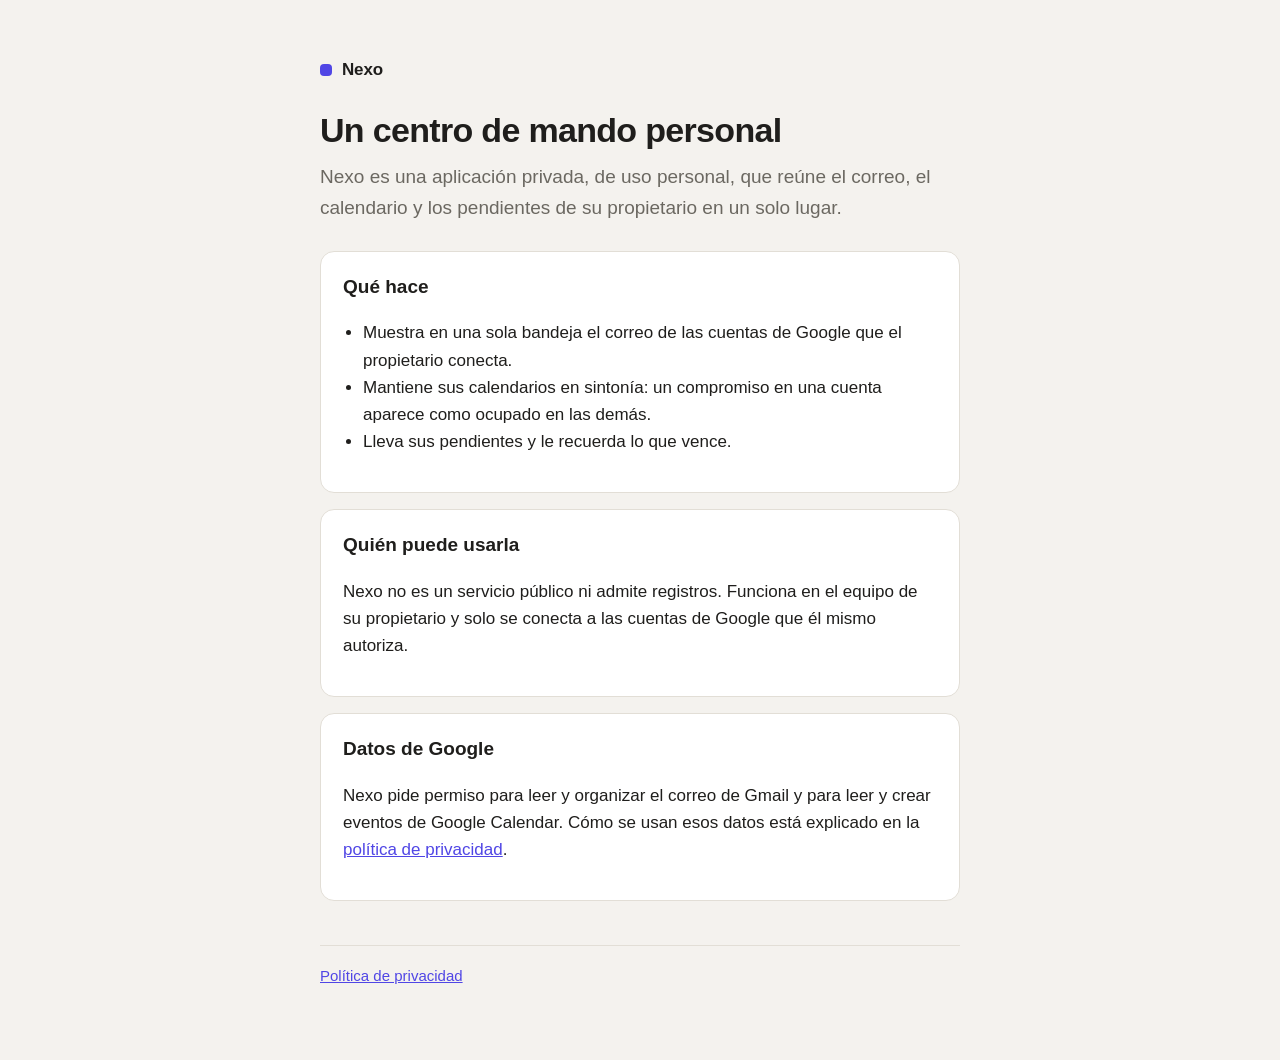
<file: index.html>
<!doctype html>
<html lang="es">
<head>
  <meta charset="utf-8">
  <meta name="viewport" content="width=device-width, initial-scale=1">
  <meta name="robots" content="noindex">
  <title>Nexo</title>
  <link rel="stylesheet" href="estilo.css">
</head>
<body>
<main>
  <div class="marca"><span></span>Nexo</div>
  <h1>Un centro de mando personal</h1>
  <p class="sub">Nexo es una aplicación privada, de uso personal, que reúne el correo, el calendario y los pendientes de su propietario en un solo lugar.</p>

  <div class="tarjeta">
    <h2>Qué hace</h2>
    <ul>
      <li>Muestra en una sola bandeja el correo de las cuentas de Google que el propietario conecta.</li>
      <li>Mantiene sus calendarios en sintonía: un compromiso en una cuenta aparece como ocupado en las demás.</li>
      <li>Lleva sus pendientes y le recuerda lo que vence.</li>
    </ul>
  </div>

  <div class="tarjeta">
    <h2>Quién puede usarla</h2>
    <p>Nexo no es un servicio público ni admite registros. Funciona en el equipo de su propietario y solo se conecta a las cuentas de Google que él mismo autoriza.</p>
  </div>

  <div class="tarjeta">
    <h2>Datos de Google</h2>
    <p>Nexo pide permiso para leer y organizar el correo de Gmail y para leer y crear eventos de Google Calendar. Cómo se usan esos datos está explicado en la <a href="privacidad.html">política de privacidad</a>.</p>
  </div>

  <footer><a href="privacidad.html">Política de privacidad</a></footer>
</main>
</body>
</html>
</file>
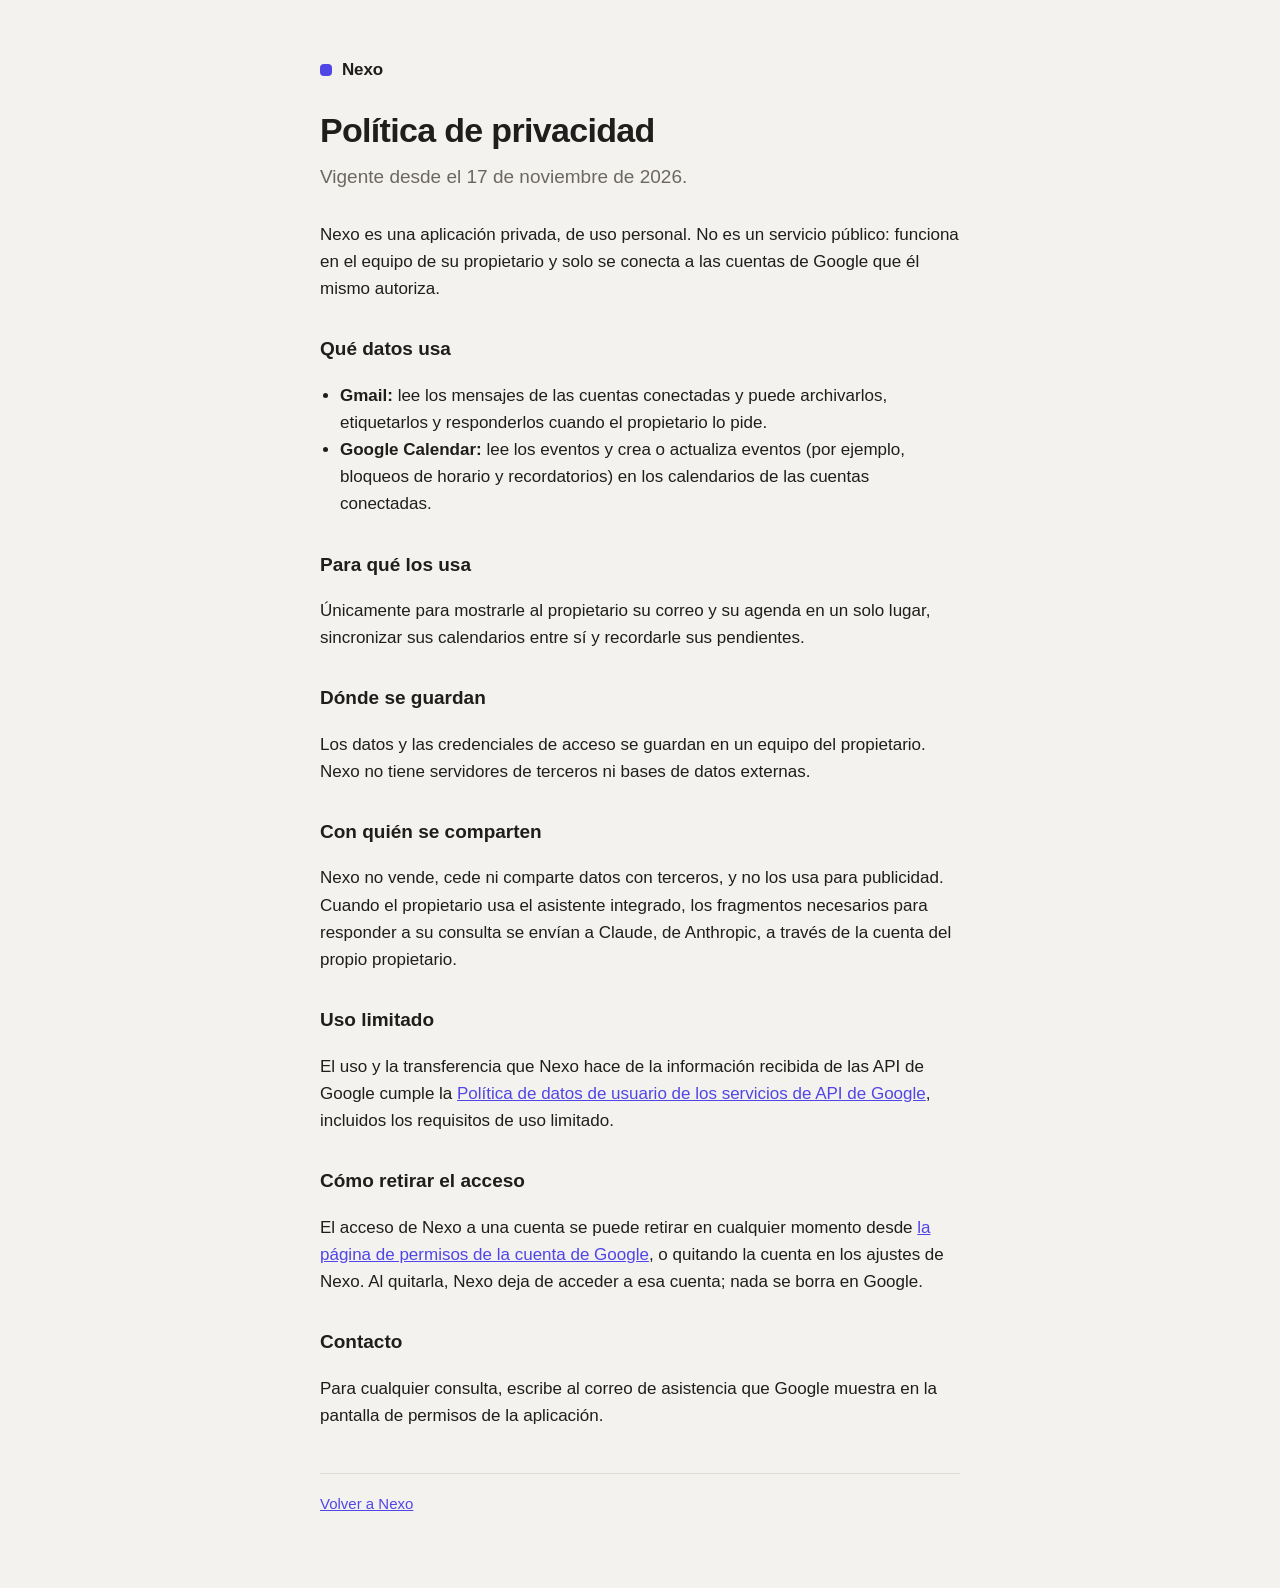
<file: privacidad.html>
<!doctype html>
<html lang="es">
<head>
  <meta charset="utf-8">
  <meta name="viewport" content="width=device-width, initial-scale=1">
  <meta name="robots" content="noindex">
  <title>Política de privacidad · Nexo</title>
  <link rel="stylesheet" href="estilo.css">
</head>
<body>
<main>
  <div class="marca"><span></span><a href="./" style="color:inherit;text-decoration:none">Nexo</a></div>
  <h1>Política de privacidad</h1>
  <p class="sub">Vigente desde el 17 de noviembre de 2026.</p>

  <p>Nexo es una aplicación privada, de uso personal. No es un servicio público: funciona en el equipo de su propietario y solo se conecta a las cuentas de Google que él mismo autoriza.</p>

  <h2>Qué datos usa</h2>
  <ul>
    <li><b>Gmail:</b> lee los mensajes de las cuentas conectadas y puede archivarlos, etiquetarlos y responderlos cuando el propietario lo pide.</li>
    <li><b>Google Calendar:</b> lee los eventos y crea o actualiza eventos (por ejemplo, bloqueos de horario y recordatorios) en los calendarios de las cuentas conectadas.</li>
  </ul>

  <h2>Para qué los usa</h2>
  <p>Únicamente para mostrarle al propietario su correo y su agenda en un solo lugar, sincronizar sus calendarios entre sí y recordarle sus pendientes.</p>

  <h2>Dónde se guardan</h2>
  <p>Los datos y las credenciales de acceso se guardan en un equipo del propietario. Nexo no tiene servidores de terceros ni bases de datos externas.</p>

  <h2>Con quién se comparten</h2>
  <p>Nexo no vende, cede ni comparte datos con terceros, y no los usa para publicidad. Cuando el propietario usa el asistente integrado, los fragmentos necesarios para responder a su consulta se envían a Claude, de Anthropic, a través de la cuenta del propio propietario.</p>

  <h2>Uso limitado</h2>
  <p>El uso y la transferencia que Nexo hace de la información recibida de las API de Google cumple la <a href="https://developers.google.com/terms/api-services-user-data-policy">Política de datos de usuario de los servicios de API de Google</a>, incluidos los requisitos de uso limitado.</p>

  <h2>Cómo retirar el acceso</h2>
  <p>El acceso de Nexo a una cuenta se puede retirar en cualquier momento desde <a href="https://myaccount.google.com/permissions">la página de permisos de la cuenta de Google</a>, o quitando la cuenta en los ajustes de Nexo. Al quitarla, Nexo deja de acceder a esa cuenta; nada se borra en Google.</p>

  <h2>Contacto</h2>
  <p>Para cualquier consulta, escribe al correo de asistencia que Google muestra en la pantalla de permisos de la aplicación.</p>

  <footer><a href="./">Volver a Nexo</a></footer>
</main>
</body>
</html>
</file>
<file: estilo.css>
:root {
  --bg: #f4f2ee;
  --card: #ffffff;
  --ink: #1f1e1c;
  --muted: #6b6861;
  --line: #e2ded6;
  --accent: #5046e5;
}
@media (prefers-color-scheme: dark) {
  :root {
    --bg: #262624;
    --card: #30302e;
    --ink: #f1efe9;
    --muted: #a9a59c;
    --line: #42413e;
    --accent: #a199ff;
  }
}
* { box-sizing: border-box; }
body {
  margin: 0;
  background: var(--bg);
  color: var(--ink);
  font: 17px/1.6 -apple-system, BlinkMacSystemFont, "Segoe UI", Roboto, Helvetica, Arial, sans-serif;
}
main { max-width: 680px; margin: 0 auto; padding: 56px 20px 72px; }
.marca { display: flex; align-items: center; gap: 10px; font-weight: 650; letter-spacing: -0.01em; }
.marca span { width: 12px; height: 12px; border-radius: 4px; background: var(--accent); }
h1 { font-size: 34px; line-height: 1.15; letter-spacing: -0.02em; margin: 28px 0 12px; }
h2 { font-size: 19px; margin: 32px 0 8px; }
p, li { color: var(--ink); }
.sub { color: var(--muted); font-size: 19px; margin: 0 0 28px; }
.tarjeta { background: var(--card); border: 1px solid var(--line); border-radius: 14px; padding: 20px 22px; margin: 16px 0; }
.tarjeta h2 { margin-top: 0; }
ul { padding-left: 20px; }
a { color: var(--accent); }
footer { margin-top: 44px; padding-top: 18px; border-top: 1px solid var(--line); color: var(--muted); font-size: 15px; }
</file>
